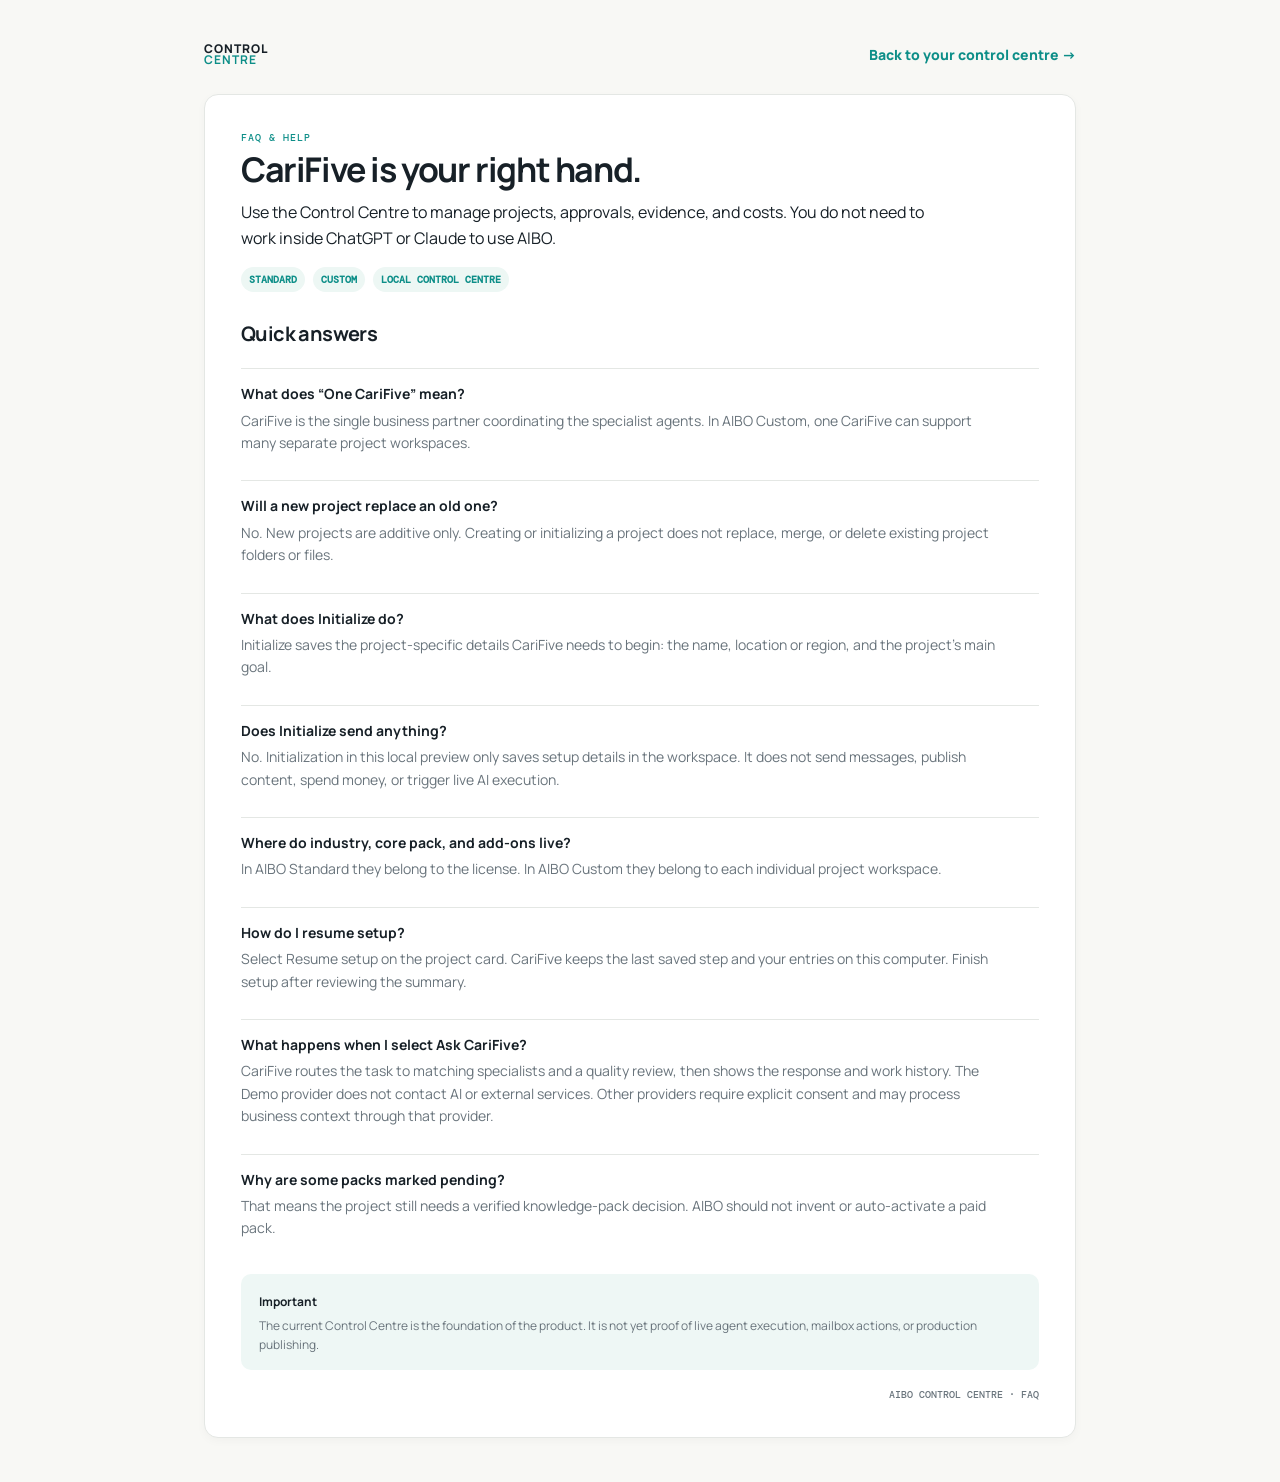
<file: Control-Centre/shared/guide.html>
<!doctype html>
<html lang="en">
  <head>
    <meta charset="UTF-8" />
    <meta name="viewport" content="width=device-width, initial-scale=1.0" />
    <title>AIBO Control Centre — FAQ</title>
    <link rel="preconnect" href="https://fonts.googleapis.com" />
    <link rel="preconnect" href="https://fonts.gstatic.com" crossorigin />
    <link href="https://fonts.googleapis.com/css2?family=DM+Mono:wght@400;500&family=Manrope:wght@400;500;600;700;800&display=swap" rel="stylesheet" />
    <style>
      :root{--ink:#172027;--muted:#69747c;--line:#e4e7e4;--cream:#f8f8f5;--teal:#0d8e88}*{box-sizing:border-box}body{margin:0;background:var(--cream);color:var(--ink);font:14px/1.6 Manrope,Arial,sans-serif}.guide{max-width:920px;margin:0 auto;padding:44px 24px}.top{display:flex;justify-content:space-between;align-items:center;margin-bottom:28px}.brand{font-size:12px;text-transform:uppercase;font-weight:800;line-height:.9;letter-spacing:.08em}.brand b{color:var(--teal)}a{color:var(--teal);font-weight:800;text-decoration:none}.page{background:#fff;border:1px solid var(--line);border-radius:14px;padding:36px;box-shadow:0 3px 10px rgba(20,34,36,.03)}.eyebrow{font:500 10px "DM Mono",monospace;letter-spacing:.1em;color:var(--teal);text-transform:uppercase;margin:0}h1{font-size:34px;line-height:1.08;letter-spacing:-1.4px;margin:7px 0 12px}h2{font-size:20px;letter-spacing:-.6px;margin:26px 0 12px}.lead{font-size:16px;color:var(--ink);max-width:720px}p{max-width:760px;margin:0 0 14px;color:var(--muted)}.faq{display:grid;gap:12px;margin-top:18px}.faq-item{border-top:1px solid var(--line);padding-top:14px}.faq-item b{display:block;font-size:14px;margin-bottom:4px}.callout{margin-top:20px;border-radius:10px;background:#eef7f5;padding:16px 18px}.callout b{font-size:12px}.callout p{font-size:12px;margin:4px 0 0}.chips{display:flex;flex-wrap:wrap;gap:8px;margin:16px 0 8px}.chip{font:700 10px "DM Mono",monospace;padding:6px 8px;border-radius:999px;background:#edf7f4;color:#0d8e88}.footer{font:500 10px "DM Mono",monospace;color:var(--muted);text-align:right;margin-top:18px}@media(max-width:700px){.guide{padding:20px 14px}.page{padding:24px 20px}h1{font-size:28px}.top{align-items:flex-start;gap:14px;flex-direction:column}}</style>
  </head>
  <body>
    <main class="guide">
      <div class="top"><div class="brand">control<br /><b>centre</b></div><a href="../custom/">Back to your control centre →</a></div>
      <section class="page">
        <p class="eyebrow">FAQ & HELP</p>
        <h1>CariFive is your right hand.</h1>
        <p class="lead">Use the Control Centre to manage projects, approvals, evidence, and costs. You do not need to work inside ChatGPT or Claude to use AIBO.</p>
        <div class="chips"><span class="chip">STANDARD</span><span class="chip">CUSTOM</span><span class="chip">LOCAL CONTROL CENTRE</span></div>
        <h2>Quick answers</h2>
        <div class="faq">
          <div class="faq-item"><b>What does “One CariFive” mean?</b><p>CariFive is the single business partner coordinating the specialist agents. In AIBO Custom, one CariFive can support many separate project workspaces.</p></div>
          <div class="faq-item"><b>Will a new project replace an old one?</b><p>No. New projects are additive only. Creating or initializing a project does not replace, merge, or delete existing project folders or files.</p></div>
          <div class="faq-item"><b>What does Initialize do?</b><p>Initialize saves the project-specific details CariFive needs to begin: the name, location or region, and the project’s main goal.</p></div>
          <div class="faq-item"><b>Does Initialize send anything?</b><p>No. Initialization in this local preview only saves setup details in the workspace. It does not send messages, publish content, spend money, or trigger live AI execution.</p></div>
          <div class="faq-item"><b>Where do industry, core pack, and add-ons live?</b><p>In AIBO Standard they belong to the license. In AIBO Custom they belong to each individual project workspace.</p></div>
          <div class="faq-item"><b>How do I resume setup?</b><p>Select Resume setup on the project card. CariFive keeps the last saved step and your entries on this computer. Finish setup after reviewing the summary.</p></div>
          <div class="faq-item"><b>What happens when I select Ask CariFive?</b><p>CariFive routes the task to matching specialists and a quality review, then shows the response and work history. The Demo provider does not contact AI or external services. Other providers require explicit consent and may process business context through that provider.</p></div>
          <div class="faq-item"><b>Why are some packs marked pending?</b><p>That means the project still needs a verified knowledge-pack decision. AIBO should not invent or auto-activate a paid pack.</p></div>
        </div>
        <div class="callout"><b>Important</b><p>The current Control Centre is the foundation of the product. It is not yet proof of live agent execution, mailbox actions, or production publishing.</p></div>
        <div class="footer">AIBO CONTROL CENTRE · FAQ</div>
      </section>
    </main>
  </body>
</html>
</file>
